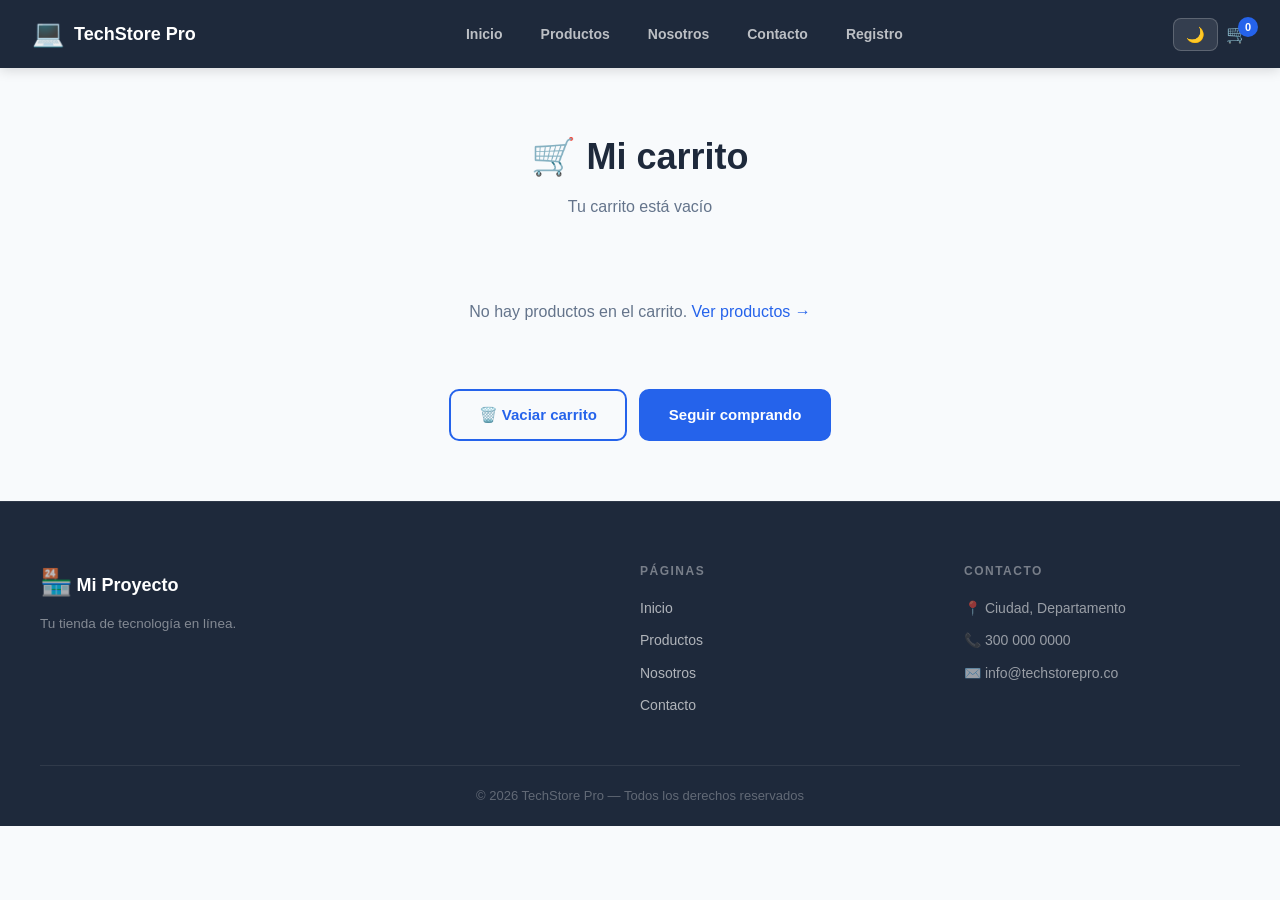
<file: carrito.html>
<!DOCTYPE html>
<html lang="es">
<head>
  <meta charset="UTF-8">
  <meta name="viewport" content="width=device-width, initial-scale=1.0">
  <title>Mi Carrito - TechStore Pro</title>
  <link rel="stylesheet" href="css/styles.css">
</head>
<body>
  <!-- BARRA SCROLL -->
  <div class="barra-scroll" id="barra-scroll"></div>

  <!-- HEADER -->
  <header class="header">
    <div class="header-logo">
      <span class="logo-icono">💻</span>
      <span class="logo-texto">TechStore Pro</span>
    </div>

    <button id="menu-toggle" class="menu-toggle" aria-label="Abrir menú" aria-expanded="false">
      <span></span>
      <span></span>
      <span></span>
    </button>

    <nav id="nav-menu" class="nav-menu">
      <a href="index.html">Inicio</a>
      <a href="productos.html">Productos</a>
      <a href="nosotros.html">Nosotros</a>
      <a href="contacto.html">Contacto</a>
      <a href="registro.html">Registro</a>
    </nav>

    <div class="header-acciones">
      <button id="btn-tema" class="btn-tema" aria-label="Cambiar tema">🌙</button>
      <a href="carrito.html" class="carrito-badge-contenedor" aria-label="Ver carrito">
        <span>🛒</span>
        <span class="carrito-badge" id="carrito-badge">0</span>
      </a>
    </div>
  </header>

  <!-- MAIN - PÁGINA DEL CARRITO -->
  <main>
    <section class="seccion-carrito" id="seccion-carrito">
      <div class="seccion-header">
        <h2>🛒 Mi carrito</h2>
        <p id="carrito-resumen">Tu carrito está vacío</p>
      </div>

      <!-- Aquí JavaScript inyectará los productos -->
      <div id="lista-carrito"></div>

      <div class="carrito-acciones">
        <button id="btn-vaciar" class="btn btn-secundario">🗑️ Vaciar carrito</button>
        <a href="index.html" class="btn btn-primario">Seguir comprando</a>
      </div>
    </section>
  </main>

  <!-- FOOTER -->
  <footer class="footer">
    <div class="footer-contenido">
      <div class="footer-marca">
        <span class="logo-icono">🏪</span>
        <span class="logo-texto">Mi Proyecto</span>
        <p>Tu tienda de tecnología en línea.</p>
      </div>
      <nav class="footer-nav">
        <h4>Páginas</h4>
        <a href="index.html">Inicio</a>
        <a href="productos.html">Productos</a>
        <a href="nosotros.html">Nosotros</a>
        <a href="contacto.html">Contacto</a>
      </nav>
      <div class="footer-contacto">
        <h4>Contacto</h4>
        <p>📍 Ciudad, Departamento</p>
        <p>📞 300 000 0000</p>
        <p>✉️ info@techstorepro.co</p>
      </div>
    </div>
    <div class="footer-copy">
      <p>&copy; 2026 TechStore Pro — Todos los derechos reservados</p>
    </div>
  </footer>

  <script src="js/main.js"></script>
</body>
</html>
</file>
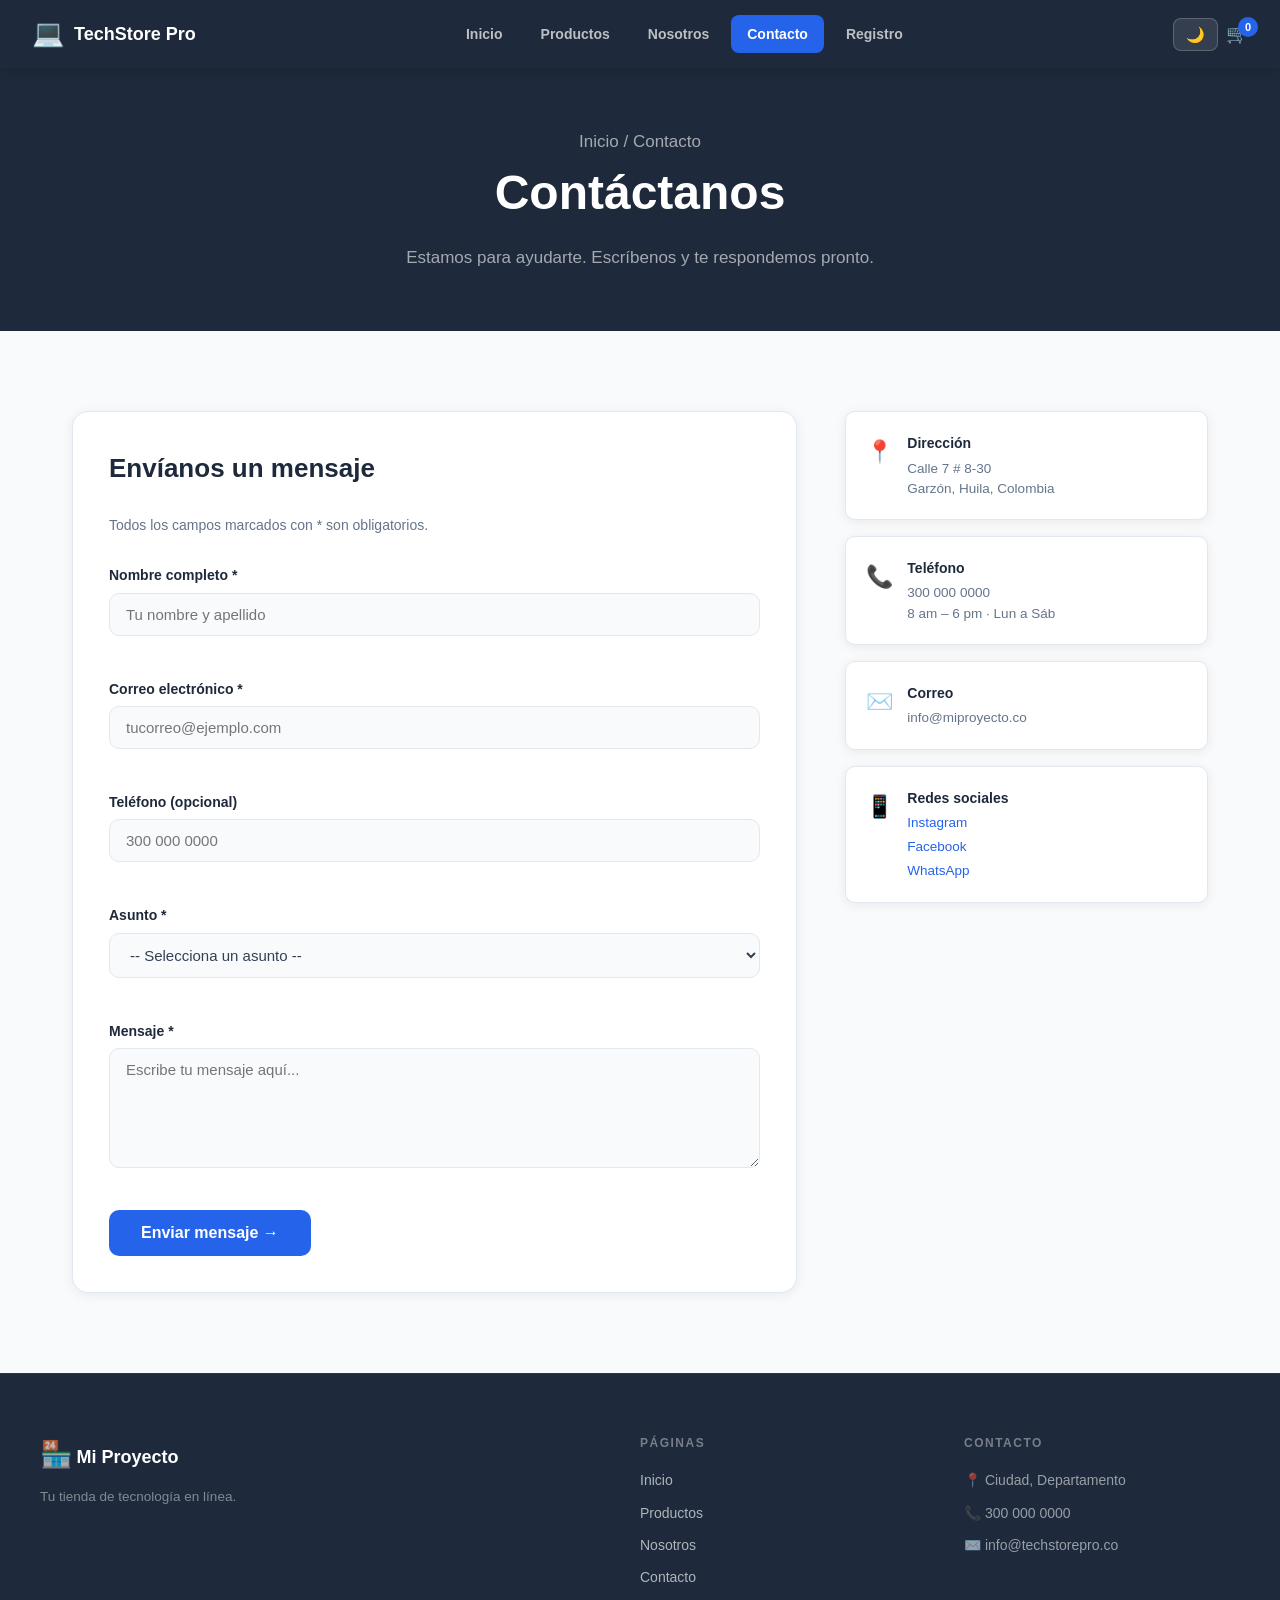
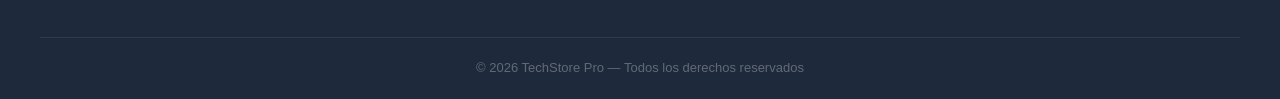
<file: contacto.html>
<!DOCTYPE html>
<html lang="es">
<head>
  <meta charset="UTF-8">
  <meta name="viewport" content="width=device-width, initial-scale=1.0">
  <title>Contacto | TechStore Pro</title>
  <link rel="stylesheet" href="css/styles.css">
</head>
<body>
    <!-- BARRA SCROLL — S06: div vacío, el CSS lo posiciona y el JS le da el ancho -->
    <div class="barra-scroll" id="barra-scroll"></div>
  <!-- HEADER — Igual en todas las páginas -->
  <header class="header">
    <div class="header-logo">
      <span class="logo-icono">💻</span>
      <span class="logo-texto">TechStore Pro</span>
    </div>
    <button id="menu-toggle" class="menu-toggle" aria-label="Abrir menú" aria-expanded="false">
      <span></span><span></span><span></span>
    </button>
    <nav id="nav-menu" class="nav-menu">
      <a href="index.html">Inicio</a>
      <a href="productos.html">Productos</a>
      <a href="nosotros.html">Nosotros</a>
      <a href="contacto.html" class="activo">Contacto</a>
      <a href="registro.html">Registro</a>
    </nav>

    <div class="header-acciones">
      <button id="btn-tema" class="btn-tema" aria-label="Cambiar tema">🌙</button>
      <a href="carrito.html" class="carrito-badge-contenedor" aria-label="Ver carrito">
        <span>🛒</span>
        <span class="carrito-badge" id="carrito-badge">0</span>
      </a>
    </div>
  </header>

  <main>

    <!-- Page header -->
    <div class="page-header">
      <p class="breadcrumb"><a href="index.html">Inicio</a> / Contacto</p>
      <h1>Contáctanos</h1>
      <p>Estamos para ayudarte. Escríbenos y te respondemos pronto.</p>
    </div>

    <!-- --------------------------------------------------------
         SECCIÓN CONTACTO — Grid 2 columnas
         Formulario (span 2) + Datos de contacto (1 col)
         -------------------------------------------------------- -->
    <section class="seccion-contacto">

      <!--
        FORMULARIO
        id="form-contacto" → JavaScript lo seleccionará para validar
        novalidate → Desactiva validación del navegador (JS lo hará)
      -->
      <form id="form-contacto" class="form-contacto" novalidate>
        <h2>Envíanos un mensaje</h2>
        <p>Todos los campos marcados con * son obligatorios.</p>

        <!--
          Cada .campo contiene:
          - label
          - input / textarea (con id y name iguales)
          - span.error (vacío — JavaScript escribe el error aquí)
        -->

        <div class="campo">
          <label for="nombre">Nombre completo *</label>
          <input type="text"
                 id="nombre"
                 name="nombre"
                 placeholder="Tu nombre y apellido"
                 autocomplete="name"
                 required>
          <span class="error" id="error-nombre"></span>
        </div>

        <div class="campo">
          <label for="email">Correo electrónico *</label>
          <input type="email"
                 id="email"
                 name="email"
                 placeholder="tucorreo@ejemplo.com"
                 autocomplete="email"
                 required>
          <span class="error" id="error-email"></span>
        </div>

        <div class="campo">
          <label for="telefono">Teléfono (opcional)</label>
          <input type="tel"
                 id="telefono"
                 name="telefono"
                 placeholder="300 000 0000"
                 autocomplete="tel">
          <span class="error" id="error-telefono"></span>
        </div>

        <!--
          ✏️ Personaliza el select según tu proyecto:
          - Tienda: "Consulta de producto", "Pedido", "Devolución"
          - Servicios: "Cotización", "Información", "Soporte"
          - Educación: "Inscripción", "Información del curso"
        -->
        <div class="campo">
          <label for="asunto">Asunto *</label>
          <select id="asunto" name="asunto" required>
            <option value="">-- Selecciona un asunto --</option>
            <option value="consulta">Consulta general</option>
            <option value="pedido">Pedido / compra</option>
            <option value="soporte">Soporte técnico</option>
            <option value="otro">Otro</option>
          </select>
          <span class="error" id="error-asunto"></span>
        </div>

        <div class="campo">
          <label for="mensaje">Mensaje *</label>
          <textarea id="mensaje"
                    name="mensaje"
                    rows="5"
                    placeholder="Escribe tu mensaje aquí..."
                    required></textarea>
          <span class="error" id="error-mensaje"></span>
        </div>

        <button type="submit" class="btn-enviar">
          Enviar mensaje →
        </button>

        <!--
          Mensaje de éxito — oculto por CSS, JavaScript lo mostrará
          después de validar y "enviar" el formulario
        -->
        <div id="form-exito" style="display:none; background:#f0fdf4; border:1px solid #bbf7d0; border-radius:8px; padding:16px; color:#166534; font-weight:600;">
          ✅ ¡Mensaje enviado! Te contactaremos pronto.
        </div>

      </form>

      <!-- Columna de datos de contacto -->
      <aside class="datos-contacto">

        <div class="dato-item">
          <span class="dato-icono">📍</span>
          <div>
            <h4>Dirección</h4>
            <!-- ✏️ Personaliza con la dirección real -->
            <p>Calle 7 # 8-30<br>Garzón, Huila, Colombia</p>
          </div>
        </div>

        <div class="dato-item">
          <span class="dato-icono">📞</span>
          <div>
            <h4>Teléfono</h4>
            <p>300 000 0000<br>8 am – 6 pm · Lun a Sáb</p>
          </div>
        </div>

        <div class="dato-item">
          <span class="dato-icono">✉️</span>
          <div>
            <h4>Correo</h4>
            <p>info@miproyecto.co</p>
          </div>
        </div>

        <div class="dato-item">
          <span class="dato-icono">📱</span>
          <div>
            <h4>Redes sociales</h4>
            <!-- ✏️ Personaliza con las redes de tu proyecto -->
            <p>
              <a href="#" style="display:block; margin-bottom:4px;">Instagram</a>
              <a href="#" style="display:block; margin-bottom:4px;">Facebook</a>
              <a href="#">WhatsApp</a>
            </p>
          </div>
        </div>

      </aside>

    </section>

  </main>

  <!-- FOOTER — Igual en todas las páginas -->
  <footer class="footer">
    <div class="footer-contenido">
      <div class="footer-marca">
        <span class="logo-icono">🏪</span>
        <span class="logo-texto">Mi Proyecto</span>
        <p>Tu tienda de tecnología en línea.</p>
      </div>
      <nav class="footer-nav">
        <h4>Páginas</h4>
        <a href="index.html">Inicio</a>
        <a href="productos.html">Productos</a>
        <a href="nosotros.html">Nosotros</a>
        <a href="contacto.html">Contacto</a>
      </nav>
      <div class="footer-contacto">
        <h4>Contacto</h4>
        <p>📍 Ciudad, Departamento</p>
        <p>📞 300 000 0000</p>
        <p>✉️ info@techstorepro.co</p>
      </div>
    </div>
    <div class="footer-copy">
      <p>&copy; 2026 TechStore Pro — Todos los derechos reservados</p>
    </div>
  </footer>
  
<script src="js/main.js"></script>

</body>
</html>
</file>
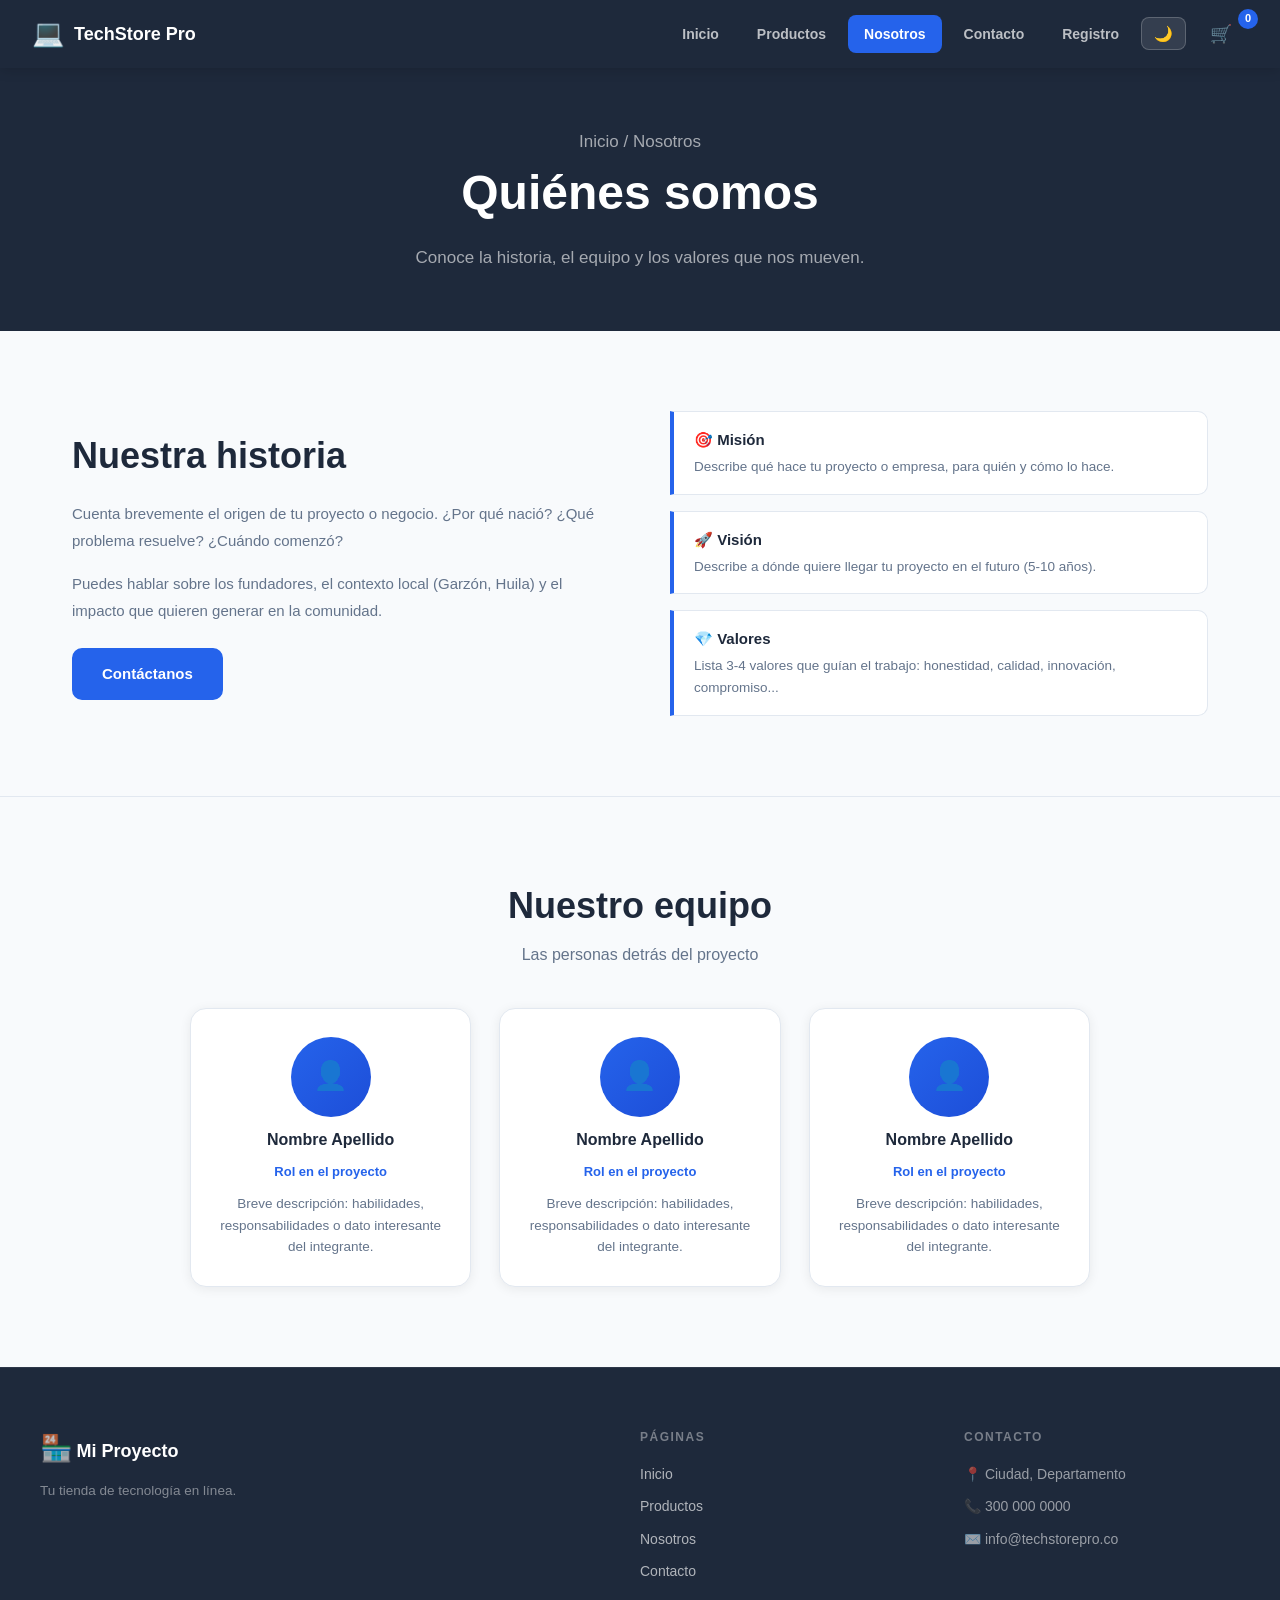
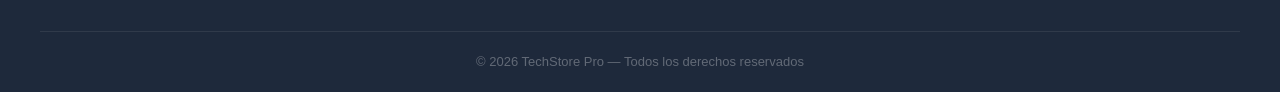
<file: nosotros.html>
<!DOCTYPE html>
<html lang="es">
<head>
  <meta charset="UTF-8">
  <meta name="viewport" content="width=device-width, initial-scale=1.0">
  <title>Nosotros | TechStore Pro</title>
  <link rel="stylesheet" href="css/styles.css">
</head>
<body>
    <!-- BARRA SCROLL — S06: div vacío, el CSS lo posiciona y el JS le da el ancho -->
    <div class="barra-scroll" id="barra-scroll"></div>
  <!-- HEADER — Igual en todas las páginas -->
  <header class="header">
    <div class="header-logo">
      <span class="logo-icono">💻</span>
      <span class="logo-texto">TechStore Pro</span>
    </div>
    <button id="menu-toggle" class="menu-toggle" aria-label="Abrir menú" aria-expanded="false">
      <span></span><span></span><span></span>
    </button>

    <nav id="nav-menu" class="nav-menu">
      <a href="index.html">Inicio</a>
      <a href="productos.html">Productos</a>
      <a href="nosotros.html" class="activo">Nosotros</a>
      <a href="contacto.html">Contacto</a>
      <a href="registro.html">Registro</a>
   

      <div class="header-acciones">
        <button id="btn-tema" class="btn-tema" aria-label="Cambiar tema">🌙</button>
        <a href="carrito.html" class="carrito-badge-contenedor" aria-label="Ver carrito">
          <span>🛒</span>
          <span class="carrito-badge" id="carrito-badge">0</span>
        </a>
      </div>
    </header>
  
  <main>

    <!-- Page header -->
    <div class="page-header">
      <p class="breadcrumb"><a href="index.html">Inicio</a> / Nosotros</p>
      <h1>Quiénes somos</h1>
      <p>Conoce la historia, el equipo y los valores que nos mueven.</p>
    </div>

    <!-- --------------------------------------------------------
         MISIÓN Y VISIÓN — Grid de 2 columnas (Flexbox/Grid)
         -------------------------------------------------------- -->
    <section class="seccion-mision">
      <div class="mision-texto">
        <!-- ✏️ Personaliza con la historia real de tu proyecto -->
        <h2>Nuestra historia</h2>
        <p>Cuenta brevemente el origen de tu proyecto o negocio. ¿Por qué nació? ¿Qué problema resuelve? ¿Cuándo comenzó?</p>
        <p>Puedes hablar sobre los fundadores, el contexto local (Garzón, Huila) y el impacto que quieren generar en la comunidad.</p>
        <a href="contacto.html" class="btn btn-primario" style="margin-top:8px;">Contáctanos</a>
      </div>
      <div class="mision-valores">
        <!-- ✏️ Personaliza con los valores de tu proyecto -->
        <div class="valor">
          <h3>🎯 Misión</h3>
          <p>Describe qué hace tu proyecto o empresa, para quién y cómo lo hace.</p>
        </div>
        <div class="valor">
          <h3>🚀 Visión</h3>
          <p>Describe a dónde quiere llegar tu proyecto en el futuro (5-10 años).</p>
        </div>
        <div class="valor">
          <h3>💎 Valores</h3>
          <p>Lista 3-4 valores que guían el trabajo: honestidad, calidad, innovación, compromiso...</p>
        </div>
      </div>
    </section>

    <!-- --------------------------------------------------------
         EQUIPO — Grid de tarjetas con Flexbox interno
         -------------------------------------------------------- -->
    <section class="seccion-equipo">
      <div class="seccion-header">
        <h2>Nuestro equipo</h2>
        <p>Las personas detrás del proyecto</p>
      </div>

      <!--
        Grid del equipo — usa grid-equipo (3 columnas en desktop)
        ✏️ Agrega un .miembro por integrante del grupo
      -->
      <div class="grid-equipo">

        <div class="miembro">
          <!--
            ✏️ Opción A: foto real
            <img src="img/integrante1.jpg" alt="Nombre" class="miembro-avatar">

            Opción B: placeholder con emoji (más fácil)
          -->
          <div class="miembro-avatar-placeholder">👤</div>
          <h3>Nombre Apellido</h3>
          <span class="cargo">Rol en el proyecto</span>
          <p>Breve descripción: habilidades, responsabilidades o dato interesante del integrante.</p>
        </div>

        <div class="miembro">
          <div class="miembro-avatar-placeholder">👤</div>
          <h3>Nombre Apellido</h3>
          <span class="cargo">Rol en el proyecto</span>
          <p>Breve descripción: habilidades, responsabilidades o dato interesante del integrante.</p>
        </div>

        <div class="miembro">
          <div class="miembro-avatar-placeholder">👤</div>
          <h3>Nombre Apellido</h3>
          <span class="cargo">Rol en el proyecto</span>
          <p>Breve descripción: habilidades, responsabilidades o dato interesante del integrante.</p>
        </div>

        <!-- ✏️ Si el grupo tiene más de 3 integrantes, agrega más bloques .miembro -->

      </div>
    </section>

  </main>

  <!-- FOOTER — Igual en todas las páginas -->
  <footer class="footer">
    <div class="footer-contenido">
      <div class="footer-marca">
        <span class="logo-icono">🏪</span>
        <span class="logo-texto">Mi Proyecto</span>
        <p>Tu tienda de tecnología en línea.</p>
      </div>
      <nav class="footer-nav">
        <h4>Páginas</h4>
        <a href="index.html">Inicio</a>
        <a href="productos.html">Productos</a>
        <a href="nosotros.html">Nosotros</a>
        <a href="contacto.html">Contacto</a>
      </nav>
      <div class="footer-contacto">
        <h4>Contacto</h4>
        <p>📍 Ciudad, Departamento</p>
        <p>📞 300 000 0000</p>
        <p>✉️ info@techstorepro.co</p>
      </div>
    </div>
    <div class="footer-copy">
      <p>&copy; 2026 TechStore Pro — Todos los derechos reservados</p>
    </div>
  </footer>

  <script src="js/main.js"></script>

</body>
</html>
</file>
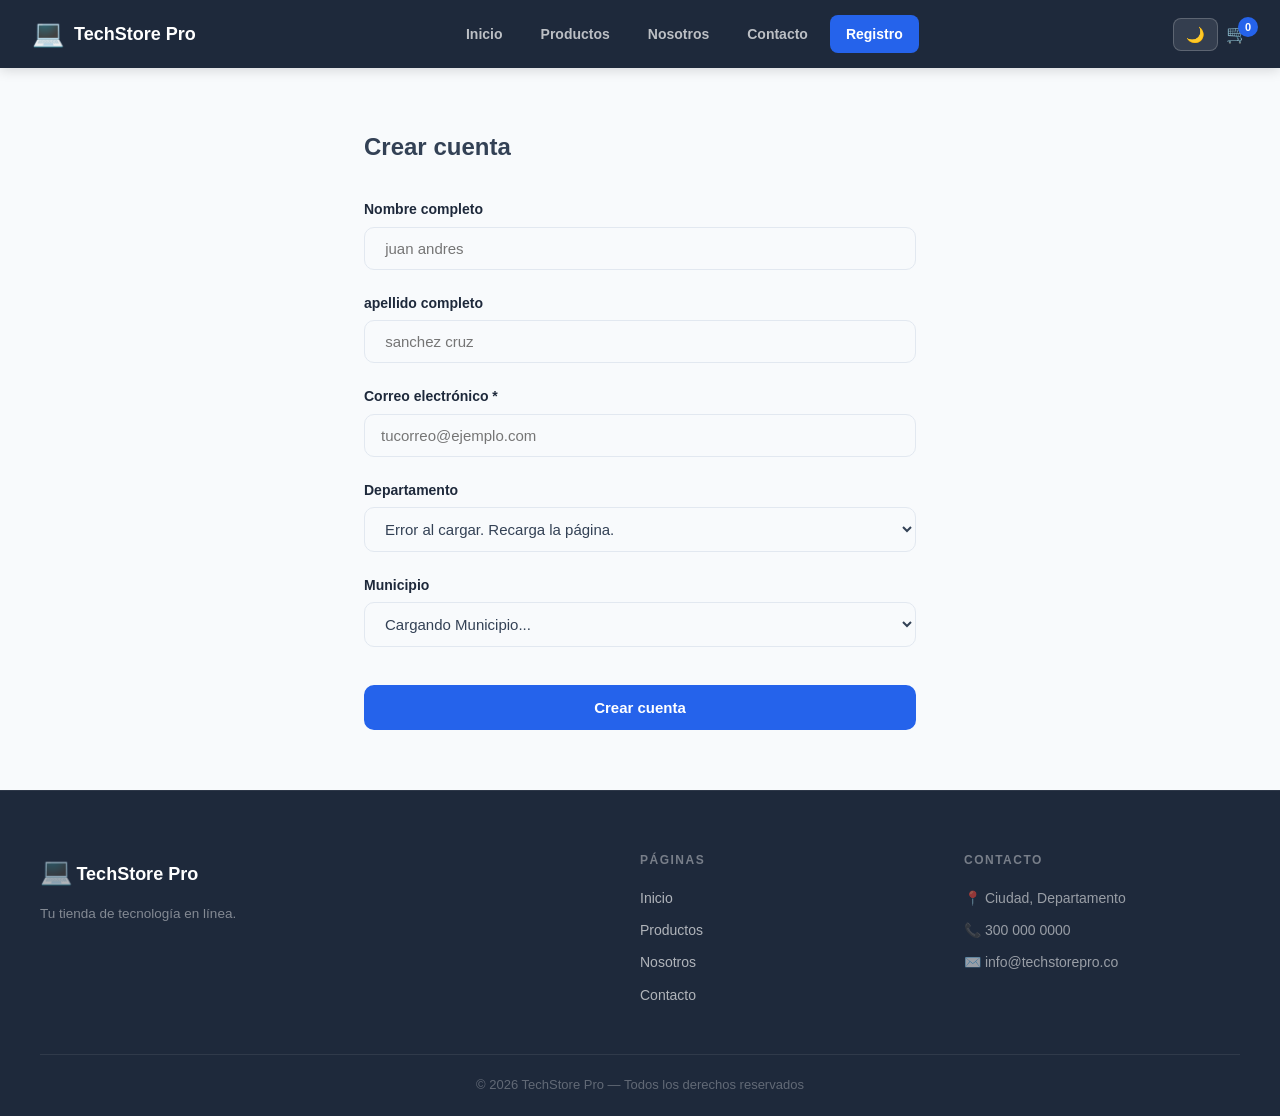
<file: registro.html>
<!DOCTYPE html>
<html lang="es">
<head>
  <meta charset="UTF-8">
  <meta name="viewport" content="width=device-width, initial-scale=1.0">
  <title>Contacto | TechStore Pro</title>
  <link rel="stylesheet" href="css/styles.css">
</head>
<body>
    <!-- BARRA SCROLL — S06: div vacío, el CSS lo posiciona y el JS le da el ancho -->
    <div class="barra-scroll" id="barra-scroll"></div>
  <!-- HEADER — Igual en todas las páginas -->
  <header class="header">
    <div class="header-logo">
      <span class="logo-icono">💻</span>
      <span class="logo-texto">TechStore Pro</span>
    </div>
    <button id="menu-toggle" class="menu-toggle" aria-label="Abrir menú" aria-expanded="false">
      <span></span><span></span><span></span>
    </button>
    <nav id="nav-menu" class="nav-menu">
      <a href="index.html">Inicio</a>
      <a href="productos.html">Productos</a>
      <a href="nosotros.html">Nosotros</a>
      <a href="contacto.html" >Contacto</a>
      <a href="registro.html" class="activo">Registro</a>
    </nav>

    <div class="header-acciones">
      <button id="btn-tema" class="btn-tema" aria-label="Cambiar tema">🌙</button>
      <a href="carrito.html" class="carrito-badge-contenedor" aria-label="Ver carrito">
        <span>🛒</span>
        <span class="carrito-badge" id="carrito-badge">0</span>
      </a>
    </div>
  </header>

  <main>
    <section class="seccion-formulario" style="max-width:600px;margin:60px auto;padding:0 24px;">
        <h1 style="margin-bottom:32px;">Crear cuenta</h1>
      
        <form id="form-registro" novalidate>
      
          <!-- CAMPO NOMBRE — completo para que veas el patrón -->
          <div class="campo">
            <label for="reg-nombre">Nombre completo</label>
            <input type="text" id="reg-nombre" placeholder=" juan andres">
            <span class="error" id="error-reg-nombre"></span>
          </div>
          <div class="campo">
            <label for="reg-apellido">apellido completo</label>
            <input type="text" id="reg-nombre" placeholder=" sanchez cruz">
            <span class="error" id="error-reg-nombre"></span>
          </div>
      
      
          <div class="campo">
            <label for="email">Correo electrónico *</label>
            <input type="email"
                   id="email"
                   name="email"
                   placeholder="tucorreo@ejemplo.com"
                   autocomplete="email"
                   required>
            <span class="error" id="error-email"></span>
          </div>
      
          <!-- CAMPO DEPARTAMENTO — completo: es un select, no un input -->
          <div class="campo">
            <label for="reg-departamento">Departamento</label>
            <!-- JavaScript llenará este select con los 33 departamentos -->
            <select id="reg-departamento">
              <option value="">Cargando Departamentos...</option>
            </select>
            <span class="error" id="error-reg-departamento"></span>
          </div>
       <!-- CAMPO Municipio — completo: es un select, no un input -->
       <div class="campo">
        <label for="reg-municipio">Municipio</label>
        <select id="reg-municipio">
          <option value="">Cargando Municipio...</option>
        </select>
        <span class="error" id="error-reg-municipio"></span>
      </div>
          
          <button type="submit" class="btn btn-primario" style="width:100%;margin-top:16px;">
            Crear cuenta
          </button>
      
          <div id="registro-exito" style="display:none;margin-top:20px;padding:16px;background:#dcfce7;border-radius:8px;color:#166534;">
            ✅ Cuenta creada correctamente. <a href="index.html">Ir a la tienda →</a>
          </div>
        </form>
      
        <div id="resumen-registro" style="display:none;"></div>
      
      </section>
   

  </main>

  <!-- FOOTER — Igual en todas las páginas -->
  <footer class="footer">
    <div class="footer-contenido">
      <div class="footer-marca">
        <span class="logo-icono">💻</span>
        <span class="logo-texto">TechStore Pro</span>
        <p>Tu tienda de tecnología en línea.</p>
      </div>
      <nav class="footer-nav">
        <h4>Páginas</h4>
        <a href="index.html">Inicio</a>
        <a href="productos.html">Productos</a>
        <a href="nosotros.html">Nosotros</a>
        <a href="contacto.html">Contacto</a>
      </nav>
      <div class="footer-contacto">
        <h4>Contacto</h4>
        <p>📍 Ciudad, Departamento</p>
        <p>📞 300 000 0000</p>
        <p>✉️ info@techstorepro.co</p>
      </div>
    </div>
    <div class="footer-copy">
      <p>&copy; 2026 TechStore Pro — Todos los derechos reservados</p>
    </div>
  </footer>
  
<script src="js/main.js"></script>
<script src="js/registro.js/js/registro.js"></script>

</body>
</html>
</file>
<file: css/styles.css>
/* ============================================================
   VARIABLES CSS — ✏️ PERSONALIZA ESTOS COLORES
   Son los colores de tu proyecto. Cámbialos aquí y se
   actualizan en toda la página automáticamente.
   ============================================================ */
:root {
  /* ✏️ Color principal de tu marca (botones, enlaces activos, acentos) */
  --color-primario:    #2563eb;

  /* ✏️ Color secundario (hover, detalles) */
  --color-secundario:  #1d4ed8;

  /* ✏️ Color oscuro (header, footer, textos) */
  --color-oscuro:      #1e293b;

  /* ✏️ Color de fondo general de la página */
  --color-fondo:       #f8fafc;

  /* ✏️ Color de fondo de las tarjetas */
  --color-blanco:      #ffffff;

  /* ✏️ Color del texto principal */
  --color-texto:       #334155;

  /* ✏️ Color del texto secundario / descripciones */
  --color-texto-suave: #64748b;

  /* ✏️ Color del borde de tarjetas y separadores */
  --color-borde:       #e2e8f0;

  /* Radio de bordes (no es necesario cambiar) */
  --radio:             10px;
  --radio-grande:      16px;

  /* Sombra suave para tarjetas */
  --sombra:            0 2px 12px rgba(0,0,0,0.07);
  --sombra-hover:      0 8px 28px rgba(0,0,0,0.13);

  /* Altura del header (usada para el top del sticky) */
  --alto-header:       68px;
}

/* ============================================================
   RESET Y BASE
   ============================================================ */
*, *::before, *::after {
  margin: 0;
  padding: 0;
  box-sizing: border-box;
}

html { scroll-behavior: smooth; }

body {
  font-family: 'Inter', Arial, sans-serif;
  background-color: var(--color-fondo);
  color: var(--color-texto);
  line-height: 1.6;
  font-size: 16px;
}

img {
  max-width: 100%;
  display: block;
}

a {
  color: var(--color-primario);
  text-decoration: none;
  transition: color .2s;
}

a:hover { color: var(--color-secundario); }

/* ============================================================
   HEADER
   ============================================================ */
.header {
  background-color: var(--color-oscuro);
  height: var(--alto-header);
  padding: 0 32px;
  position: sticky;
  top: 0;
  z-index: 100;

  /* Flexbox: logo izquierda · hamburguesa + nav derecha */
  display: flex;
  align-items: center;
  justify-content: space-between;

  box-shadow: 0 2px 12px rgba(0,0,0,0.15);
}

/* Logo */
.header-logo {
  display: flex;
  align-items: center;
  gap: 10px;
  text-decoration: none;
}

.logo-icono { font-size: 26px; }

.logo-texto {
  font-size: 18px;
  font-weight: 800;
  color: white;
  /* ✏️ Puedes cambiar el color del texto del logo */
  white-space: nowrap;
}

/* Navegación */
.nav-menu {
  display: flex;
  gap: 6px;
  align-items: center;
}

.nav-menu a {
  color: rgba(255,255,255,0.7);
  font-size: 14px;
  font-weight: 600;
  padding: 8px 16px;
  border-radius: 8px;
  transition: all .2s;
}

.nav-menu a:hover {
  color: white;
  background: rgba(255,255,255,0.1);
}

/* Enlace activo — página actual */
.nav-menu a.activo {
  color: white;
  background: var(--color-primario);
}

/* Botón hamburguesa — visible solo en móvil */
.menu-toggle {
  display: none;       /* Se muestra en el media query de abajo */
  flex-direction: column;
  gap: 5px;
  background: none;
  border: none;
  cursor: pointer;
  padding: 8px;
  border-radius: 8px;
  transition: background .2s;
}

.menu-toggle:hover { background: rgba(255,255,255,0.1); }

.menu-toggle span {
  display: block;
  width: 24px;
  height: 2px;
  background: white;
  border-radius: 2px;
  transition: all .3s;
}

/* ============================================================
   BOTONES
   ============================================================ */
.btn {
  display: inline-block;
  padding: 12px 28px;
  border-radius: var(--radio);
  font-size: 15px;
  font-weight: 700;
  cursor: pointer;
  border: 2px solid transparent;
  transition: all .2s;
  text-align: center;
}

.btn-primario {
  background-color: var(--color-primario);
  color: white;
  border-color: var(--color-primario);
}

.btn-primario:hover {
  background-color: var(--color-secundario);
  border-color: var(--color-secundario);
  color: white;
  transform: translateY(-1px);
  box-shadow: var(--sombra-hover);
}

.btn-secundario {
  background-color: transparent;
  color: var(--color-primario);
  border-color: var(--color-primario);
}

.btn-secundario:hover {
  background-color: var(--color-primario);
  color: white;
}

/* ============================================================
   HERO
   ============================================================ */
.hero {
  /* ✏️ Cambia el gradiente por los colores de tu proyecto */
  background: linear-gradient(135deg, var(--color-oscuro) 0%, #1e3a5f 100%);
  color: white;
  padding: 100px 32px;
  min-height: 500px;

  display: flex;
  align-items: center;
  justify-content: center;
}

.hero-contenido {
  max-width: 700px;
  text-align: center;
  display: flex;
  flex-direction: column;
  align-items: center;
  gap: 20px;
}

.hero h1 {
  font-size: clamp(32px, 5vw, 60px);
  font-weight: 800;
  line-height: 1.15;
  color: white;
}

.hero-destacado {
  /* ✏️ Color del texto destacado en el hero */
  color: #93c5fd;
}

.hero p {
  font-size: 18px;
  color: rgba(255,255,255,0.75);
  max-width: 560px;
  line-height: 1.7;
}

.hero-acciones {
  display: flex;
  gap: 16px;
  flex-wrap: wrap;
  justify-content: center;
  margin-top: 8px;
}

/* ============================================================
   SECCIONES GENERALES
   ============================================================ */
.seccion-header {
  text-align: center;
  margin-bottom: 40px;
}

.seccion-header h2 {
  font-size: clamp(24px, 3vw, 36px);
  font-weight: 800;
  color: var(--color-oscuro);
  margin-bottom: 8px;
}

.seccion-header p {
  font-size: 16px;
  color: var(--color-texto-suave);
  max-width: 500px;
  margin: 0 auto;
}

.seccion-cta {
  text-align: center;
  margin-top: 40px;
}

/* ============================================================
   GRID DE TARJETAS
   ============================================================ */
.seccion-tarjetas {
  padding: 80px 32px;
  max-width: 1200px;
  margin: 0 auto;
}

.grid-tarjetas {
  display: grid;
  grid-template-columns: repeat(3, 1fr);
  gap: 24px;
}

.tarjeta {
  background: var(--color-blanco);
  border: 1px solid var(--color-borde);
  border-radius: var(--radio-grande);
  overflow: hidden;
  box-shadow: var(--sombra);
  transition: transform .25s, box-shadow .25s;
  display: flex;
  flex-direction: column;
}

.tarjeta:hover {
  transform: translateY(-5px);
  box-shadow: var(--sombra-hover);
}

.tarjeta-img {
  width: 100%;
  height: 200px;
  object-fit: cover;
}

.tarjeta-info {
  padding: 20px;
  flex: 1;
  display: flex;
  flex-direction: column;
  gap: 8px;
}

.tarjeta-nombre {
  font-size: 16px;
  font-weight: 700;
  color: var(--color-oscuro);
}

.tarjeta-desc {
  font-size: 14px;
  color: var(--color-texto-suave);
  line-height: 1.6;
  flex: 1;
}

.tarjeta-pie {
  display: flex;
  align-items: center;
  justify-content: space-between;
  margin-top: 12px;
  padding-top: 12px;
  border-top: 1px solid var(--color-borde);
}

.tarjeta-precio {
  font-size: 17px;
  font-weight: 800;
  color: var(--color-primario);
}

.btn-accion {
  background: var(--color-primario);
  color: white;
  border: none;
  padding: 8px 18px;
  border-radius: 8px;
  font-size: 13px;
  font-weight: 700;
  cursor: pointer;
  transition: background .2s, transform .2s;
}

.btn-accion:hover {
  background: var(--color-secundario);
  transform: translateY(-1px);
}

/* ============================================================
   SECCIÓN ABOUT (mini — index.html)
   ============================================================ */
.seccion-about {
  background: var(--color-oscuro);
  color: white;
  padding: 80px 32px;

  display: grid;
  grid-template-columns: 1fr 1fr;
  gap: 60px;
  align-items: center;
  max-width: 100%;
}

.about-texto h2 {
  font-size: clamp(24px, 3vw, 36px);
  font-weight: 800;
  margin-bottom: 16px;
  color: white;
}

.about-texto p {
  font-size: 16px;
  color: rgba(255,255,255,0.65);
  line-height: 1.75;
  margin-bottom: 24px;
}

.about-stats {
  display: flex;
  gap: 32px;
  justify-content: center;
  flex-wrap: wrap;
}

.stat {
  text-align: center;
  display: flex;
  flex-direction: column;
  gap: 6px;
}

.stat-numero {
  font-size: 40px;
  font-weight: 800;
  color: var(--color-primario);
  /* ✏️ Puedes cambiar el color de las estadísticas */
  line-height: 1;
}

.stat-label {
  font-size: 13px;
  color: rgba(255,255,255,0.55);
  text-transform: uppercase;
  letter-spacing: 1px;
  font-weight: 600;
}

/* ============================================================
   FOOTER
   ============================================================ */
.footer {
  background-color: var(--color-oscuro);
  color: rgba(255,255,255,0.7);
  padding: 60px 32px 0;
  border-top: 1px solid rgba(255,255,255,0.07);
}

.footer-contenido {
  max-width: 1200px;
  margin: 0 auto;
  display: grid;
  grid-template-columns: 2fr 1fr 1fr;
  gap: 48px;
  padding-bottom: 48px;
  border-bottom: 1px solid rgba(255,255,255,0.08);
}

.footer-marca .logo-texto { font-size: 18px; font-weight: 800; color: white; }
.footer-marca p { font-size: 13.5px; color: rgba(255,255,255,0.45); margin-top: 10px; line-height: 1.6; max-width: 240px; }

.footer-nav, .footer-contacto { display: flex; flex-direction: column; gap: 10px; }

.footer-nav h4, .footer-contacto h4 {
  font-size: 12px;
  font-weight: 700;
  text-transform: uppercase;
  letter-spacing: 1.5px;
  color: rgba(255,255,255,0.4);
  margin-bottom: 6px;
}

.footer-nav a {
  color: rgba(255,255,255,0.65);
  font-size: 14px;
  transition: color .2s;
}

.footer-nav a:hover { color: white; }

.footer-contacto p { font-size: 14px; color: rgba(255,255,255,0.55); }

.footer-copy {
  max-width: 1200px;
  margin: 0 auto;
  padding: 20px 0;
  text-align: center;
  font-size: 13px;
  color: rgba(255,255,255,0.3);
}

/* ============================================================
   ESTILOS PÁGINA PRODUCTOS (productos.html)
   ============================================================ */
.page-header {
  background: var(--color-oscuro);
  color: white;
  padding: 60px 32px;
  text-align: center;
}

.page-header h1 {
  font-size: clamp(28px, 4vw, 48px);
  font-weight: 800;
  margin-bottom: 12px;
}

.page-header p {
  font-size: 17px;
  color: rgba(255,255,255,0.6);
  max-width: 500px;
  margin: 0 auto;
}

.breadcrumb {
  font-size: 13px;
  color: rgba(255,255,255,0.4);
  margin-top: 16px;
}

.breadcrumb a { color: rgba(255,255,255,0.6); }
.breadcrumb a:hover { color: white; }

/* ============================================================
   ESTILOS PÁGINA NOSOTROS (nosotros.html)
   ============================================================ */
.seccion-mision {
  padding: 80px 32px;
  max-width: 1200px;
  margin: 0 auto;
  display: grid;
  grid-template-columns: 1fr 1fr;
  gap: 60px;
  align-items: center;
}

.mision-texto h2 {
  font-size: clamp(24px, 3vw, 36px);
  font-weight: 800;
  color: var(--color-oscuro);
  margin-bottom: 16px;
}

.mision-texto p {
  font-size: 15px;
  color: var(--color-texto-suave);
  line-height: 1.8;
  margin-bottom: 16px;
}

.mision-valores {
  display: flex;
  flex-direction: column;
  gap: 16px;
}

.valor {
  background: var(--color-blanco);
  border: 1px solid var(--color-borde);
  border-left: 4px solid var(--color-primario);
  border-radius: 0 var(--radio) var(--radio) 0;
  padding: 16px 20px;
}

.valor h3 { font-size: 15px; font-weight: 700; color: var(--color-oscuro); margin-bottom: 4px; }
.valor p  { font-size: 13.5px; color: var(--color-texto-suave); }

/* Grid del equipo */
.seccion-equipo {
  background: var(--color-fondo);
  padding: 80px 32px;
  text-align: center;
  border-top: 1px solid var(--color-borde);
}

.grid-equipo {
  display: grid;
  grid-template-columns: repeat(3, 1fr);
  gap: 28px;
  max-width: 900px;
  margin: 40px auto 0;
}

.miembro {
  background: var(--color-blanco);
  border: 1px solid var(--color-borde);
  border-radius: var(--radio-grande);
  padding: 28px 20px;
  box-shadow: var(--sombra);
  text-align: center;
  display: flex;
  flex-direction: column;
  align-items: center;
  gap: 10px;
}

.miembro-avatar {
  width: 80px;
  height: 80px;
  border-radius: 50%;
  object-fit: cover;
  border: 3px solid var(--color-primario);
}

.miembro-avatar-placeholder {
  width: 80px;
  height: 80px;
  border-radius: 50%;
  background: linear-gradient(135deg, var(--color-primario), var(--color-secundario));
  display: flex;
  align-items: center;
  justify-content: center;
  font-size: 28px;
  color: white;
}

.miembro h3 { font-size: 16px; font-weight: 700; color: var(--color-oscuro); }
.miembro .cargo { font-size: 13px; color: var(--color-primario); font-weight: 600; }
.miembro p { font-size: 13.5px; color: var(--color-texto-suave); line-height: 1.6; }

/* ============================================================
   ESTILOS PÁGINA CONTACTO (contacto.html)
   ============================================================ */
.seccion-contacto {
  padding: 80px 32px;
  max-width: 1200px;
  margin: 0 auto;
  display: grid;
  grid-template-columns: 2fr 1fr;
  gap: 48px;
  align-items: start;
}

.form-contacto {
  background: var(--color-blanco);
  border: 1px solid var(--color-borde);
  border-radius: var(--radio-grande);
  padding: 36px;
  box-shadow: var(--sombra);
  display: flex;
  flex-direction: column;
  gap: 20px;
}

.form-contacto h2 {
  font-size: 26px;
  font-weight: 800;
  color: var(--color-oscuro);
  margin-bottom: 4px;
}

.form-contacto > p {
  font-size: 14px;
  color: var(--color-texto-suave);
  margin-bottom: 8px;
}

/* Campos del formulario */
.campo {
  display: flex;
  flex-direction: column;
  gap: 6px;
}

.campo label {
  font-size: 14px;
  font-weight: 600;
  color: var(--color-oscuro);
}

.campo input,
.campo textarea,
.campo select {
  padding: 12px 16px;
  border: 1px solid var(--color-borde);
  border-radius: var(--radio);
  font-size: 15px;
  font-family: inherit;
  color: var(--color-texto);
  background: var(--color-fondo);
  transition: border-color .2s, box-shadow .2s;
  outline: none;
}

.campo input:focus,
.campo textarea:focus,
.campo select:focus {
  border-color: var(--color-primario);
  box-shadow: 0 0 0 3px rgba(37,99,235,0.12);
  background: white;
}

/* Estado de error — JavaScript agrega esta clase */
.campo.tiene-error input,
.campo.tiene-error textarea {
  border-color: #ef4444;
  box-shadow: 0 0 0 3px rgba(239,68,68,0.1);
}

/* Mensaje de error — JavaScript escribe el texto aquí */
.campo .error {
  font-size: 12px;
  color: #ef4444;
  font-weight: 600;
  min-height: 16px;
}

.campo textarea { resize: vertical; min-height: 120px; }

.btn-enviar {
  background: var(--color-primario);
  color: white;
  border: none;
  padding: 14px 32px;
  border-radius: var(--radio);
  font-size: 16px;
  font-weight: 700;
  cursor: pointer;
  transition: background .2s, transform .2s;
  align-self: flex-start;
}

.btn-enviar:hover {
  background: var(--color-secundario);
  transform: translateY(-1px);
}

/* Columna de datos de contacto */
.datos-contacto {
  display: flex;
  flex-direction: column;
  gap: 16px;
}

.dato-item {
  background: var(--color-blanco);
  border: 1px solid var(--color-borde);
  border-radius: var(--radio);
  padding: 20px;
  display: flex;
  align-items: flex-start;
  gap: 14px;
  box-shadow: var(--sombra);
}

.dato-icono {
  font-size: 22px;
  flex-shrink: 0;
  margin-top: 2px;
}

.dato-item h4 { font-size: 14px; font-weight: 700; color: var(--color-oscuro); margin-bottom: 4px; }
.dato-item p  { font-size: 13.5px; color: var(--color-texto-suave); line-height: 1.5; }

/* ============================================================
   RESPONSIVE — TABLET (768px)
   ============================================================ */
@media (max-width: 768px) {

  /* Header: mostrar botón hamburguesa, ocultar nav */
  .menu-toggle { display: flex; }

  .nav-menu {
    display: none;
    position: absolute;
    top: var(--alto-header);
    left: 0; right: 0;
    background: var(--color-oscuro);
    flex-direction: column;
    padding: 16px;
    gap: 4px;
    border-top: 1px solid rgba(255,255,255,0.08);
    box-shadow: 0 8px 24px rgba(0,0,0,0.2);
  }

  /* JavaScript agrega .open al nav-menu */
  .nav-menu.open { display: flex; }

  .nav-menu a { padding: 12px 16px; border-radius: 8px; }

  /* Grid tarjetas: 3 → 2 columnas */
  .grid-tarjetas { grid-template-columns: repeat(2, 1fr); }

  /* About: 2 → 1 columna */
  .seccion-about { grid-template-columns: 1fr; gap: 40px; padding: 60px 24px; }

  /* Footer: 3 → 1 columna */
  .footer-contenido { grid-template-columns: 1fr; gap: 32px; }

  /* Nosotros misión: 2 → 1 columna */
  .seccion-mision { grid-template-columns: 1fr; gap: 40px; padding: 60px 24px; }

  /* Equipo: 3 → 2 columnas */
  .grid-equipo { grid-template-columns: repeat(2, 1fr); }

  /* Contacto: 2 → 1 columna */
  .seccion-contacto { grid-template-columns: 1fr; padding: 60px 24px; }

  /* Padding general */
  .seccion-tarjetas { padding: 60px 24px; }
  .seccion-equipo   { padding: 60px 24px; }
  .hero             { padding: 80px 24px; }

}

/* ============================================================
   RESPONSIVE — MÓVIL (480px)
   ============================================================ */
@media (max-width: 480px) {

  .header { padding: 0 16px; }

  /* Grid tarjetas: 2 → 1 columna */
  .grid-tarjetas { grid-template-columns: 1fr; }

  /* Equipo: 2 → 1 columna */
  .grid-equipo { grid-template-columns: 1fr; max-width: 340px; }

  /* Estadísticas del about */
  .about-stats { gap: 24px; }
  .stat-numero { font-size: 32px; }

  /* Hero */
  .hero { padding: 60px 16px; min-height: auto; }
  .hero-acciones { flex-direction: column; width: 100%; }
  .hero-acciones .btn { width: 100%; text-align: center; }

  /* Formulario */
  .form-contacto { padding: 24px 16px; }
  .btn-enviar { width: 100%; }

  .page-header { padding: 40px 16px; }
  .seccion-tarjetas { padding: 40px 16px; }

}


/* ── MODAL PRODUCTO · S06 ─────────────────────────── */
.modal-overlay {
  position: fixed;
  inset: 0;
  background: rgba(0, 0, 0, 0.55);
  z-index: 500;
  display: none;
  align-items: center;
  justify-content: center;
  padding: 20px;
}

.modal-overlay.visible {
  display: flex;
}

.modal-caja {
  background: #fff;
  border-radius: 20px;
  padding: 40px;
  max-width: 400px;
  width: 100%;
  text-align: center;
  position: relative;
  box-shadow: 0 24px 64px rgba(0, 0, 0, 0.18);
}

.modal-cerrar {
  position: absolute;
  top: 14px;
  right: 14px;
  background: #f1f5f9;
  border: none;
  width: 32px;
  height: 32px;
  border-radius: 50%;
  font-size: 18px;
  font-weight: 700;
  cursor: pointer;
  color: #64748b;
  display: flex;
  align-items: center;
  justify-content: center;
}

.modal-icono {
  font-size: 48px;
  margin-bottom: 12px;
}

.modal-titulo {
  font-size: 22px;
  font-weight: 700;
  margin-bottom: 8px;
  color: #1a1a2e;
}

.modal-desc {
  font-size: 14px;
  color: #64748b;
  margin-bottom: 12px;
  line-height: 1.6;
}

.modal-precio {
  font-size: 28px;
  font-weight: 900;
  color: #39a900;
  margin-bottom: 20px;
}

.modal-btn-carrito {
  background: #39a900;
  color: #fff;
  border: none;
  padding: 14px 32px;
  border-radius: 10px;
  font-size: 15px;
  font-weight: 700;
  cursor: pointer;
  width: 100%;
}

.modal-btn-carrito:hover {
  background: #2d8400;
}

/* -- BARRA DE PROGRESO SCROLL . S06 --------------*/
.barra-scroll {
  position: fixed;
  top: 0;
  left: 0;
  height: 4px;
  width: 0%;
  background: linear-gradient(90deg, #39a900, #ff6b00);
  z-index: 1000;
  transition: width 0.1s;
}

/* ---- BADGE HOVER TARJETA . S06 ------------------*/
.tarjeta{
  overflow: visible; /* necesario para posicionar el badge */
}

.badge-disponible {
  position: absolute;
  top: -10px;
  right: -10px;
  background: #39a900;
  color: #fff;
  font-size: 11px;
  font-weight: 700;
  padding: 4px 10px;
  border-radius: 12px;
  display: none;
  z-index: 10;
}

.badge-disponible.visible{
  display: inline-block;
}

/* ===== S07: TEMA OSCURO ===== */

/* Mismo padding que los links del nav — así queda alineado */
.btn-tema {
  background: rgba(255, 255, 255, 0.1);
  border: 1px solid rgba(255, 255, 255, 0.2);
  border-radius: 8px;
  padding: 8px 12px;
  cursor: pointer;
  font-size: 15px;
  color: white;
  transition: background 0.2s, border-color 0.2s;
  line-height: 1;
}

.btn-tema:hover {
  background: rgba(255, 255, 255, 0.2);
  border-color: rgba(255, 255, 255, 0.4);
}

/* Variables del tema oscuro */
body.tema-oscuro {
  --color-fondo:       #0f172a;
  --color-blanco:      #1e293b;
  --color-texto:       #e2e8f0;
  --color-texto-suave: #94a3b8;
  --color-borde:       #334155;
}

body.tema-oscuro .seccion-header h2 { color: #f1f5f9; }

body.tema-oscuro .tarjeta {
  background: #1e293b;
  border-color: #334155;
}

body.tema-oscuro .tarjeta-nombre { color: #f1f5f9; }

body.tema-oscuro .modal-caja  { background: #1e293b; color: #f1f5f9; }
body.tema-oscuro .modal-titulo { color: #f1f5f9; }
body.tema-oscuro .modal-desc   { color: #94a3b8; }

.header-acciones {
  display: flex;
  align-items: center;
  gap: 8px;
}

/* ===== S07: BADGE CARRITO ===== */
.carrito-badge-contenedor {
  position: relative;
  display: flex;
  align-items: center;
  cursor: pointer;
}

.carrito-badge-contenedor > span:first-child {
  font-size: 18px;
  line-height: 1;
}

.carrito-badge {
  position: absolute;
  top: -8px;
  right: -10px;
  background: var(--color-primario);
  color: white;
  border-radius: 50%;
  width: 20px;
  height: 20px;
  font-size: 11px;
  font-weight: 700;
  display: flex;
  align-items: center;
  justify-content: center;
  line-height: 1;
}

.carrito-badge.oculto {
  display: none;
}

/* ===== S07: PÁGINA CARRITO ===== */
.seccion-carrito {
  max-width: 800px;
  margin: 60px auto;
  padding: 0 32px;
}

.carrito-item {
  display: flex;
  align-items: center;
  gap: 16px;
  background: var(--color-blanco);
  border: 1px solid var(--color-borde);
  border-radius: var(--radio);
  padding: 16px 20px;
  margin-bottom: 12px;
}

.carrito-item-icono { font-size: 32px; }
.carrito-item-info  { flex: 1; }
.carrito-item-nombre { font-weight: 700; color: var(--color-oscuro); }
.carrito-item-precio { color: var(--color-primario); font-weight: 700; }
.carrito-item-fecha  { font-size: 12px; color: var(--color-texto-suave); }

.carrito-acciones {
  display: flex;
  gap: 12px;
  margin-top: 24px;
  justify-content: center;
}

.carrito-vacio {
  text-align: center;
  padding: 40px;
  color: var(--color-texto-suave);
}

/* ===== S08: ERROR FETCH ===== */
.error-fetch {
  grid-column: 1 / -1;
  text-align: center;
  padding: 60px 32px;
  color: #ef4444;
  font-size: 18px;
  display: flex;
  flex-direction: column;
  align-items: center;
  gap: 16px;
}
</file>
